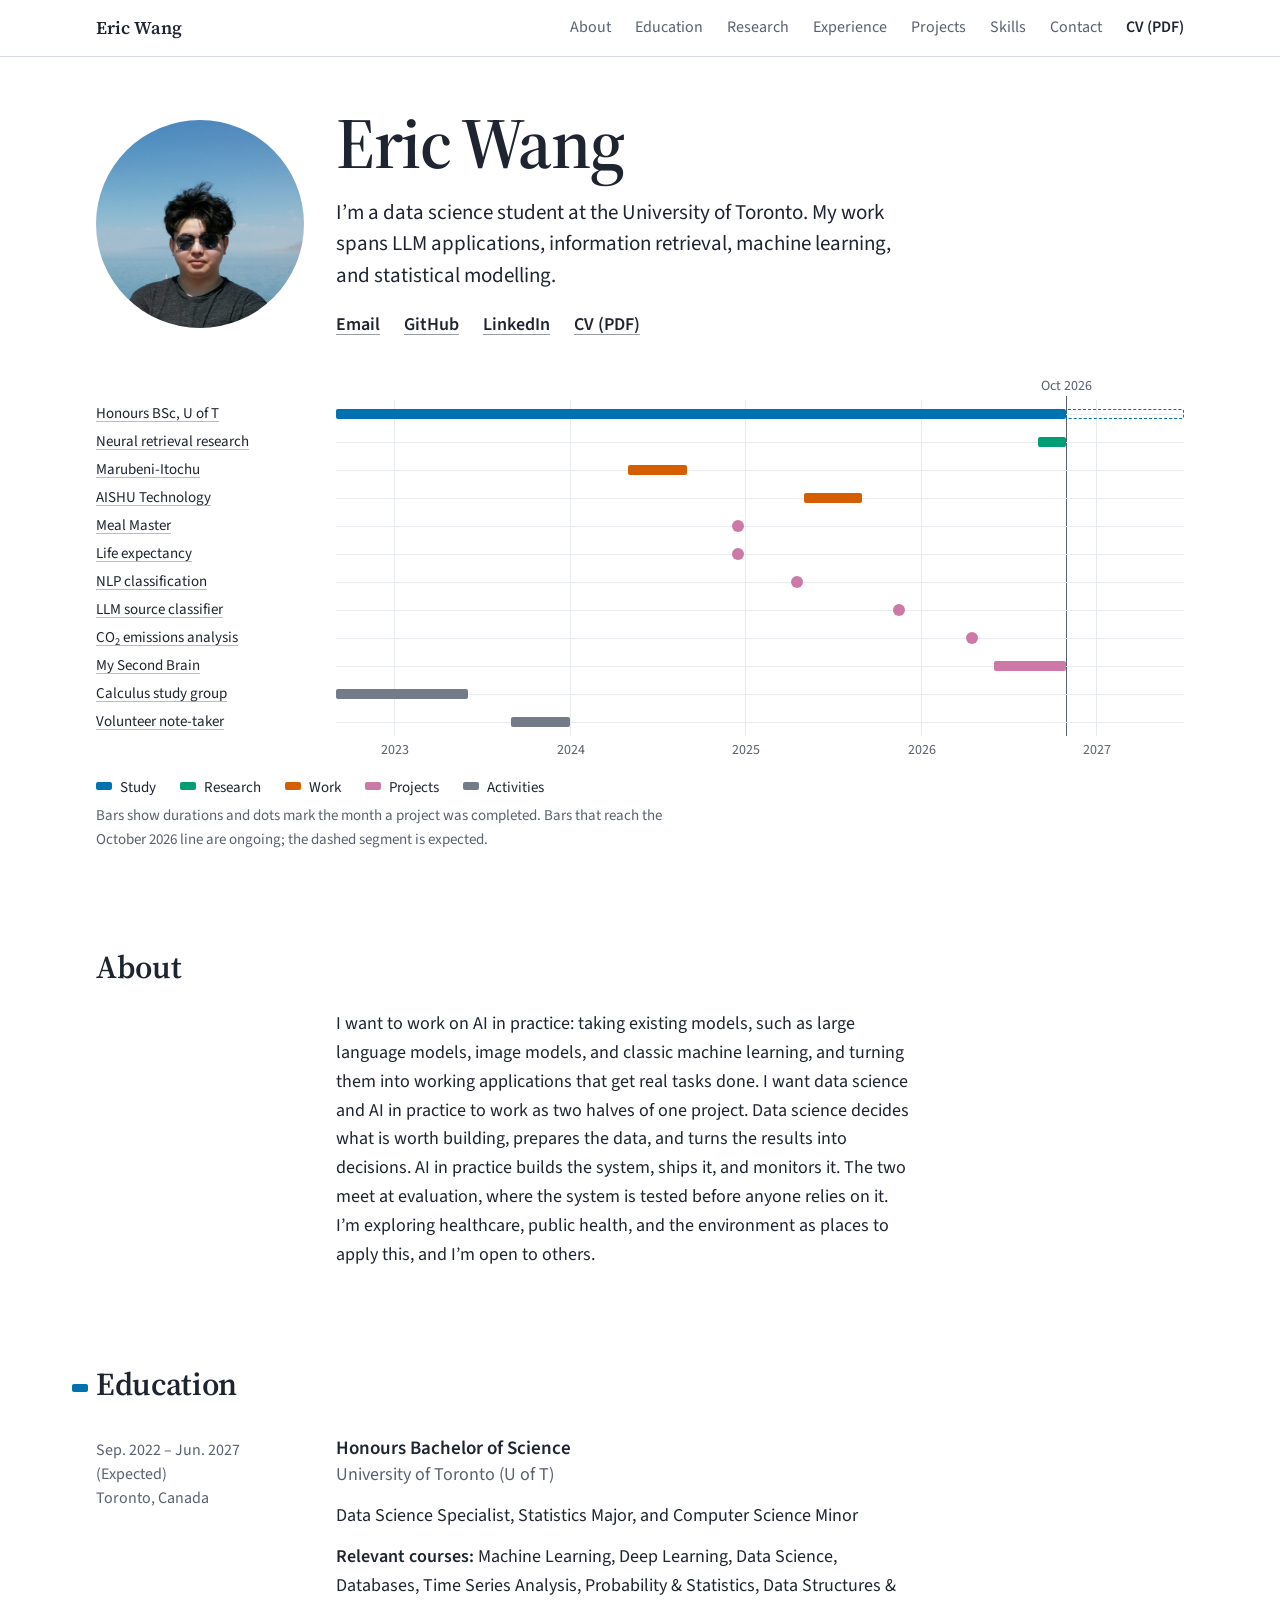
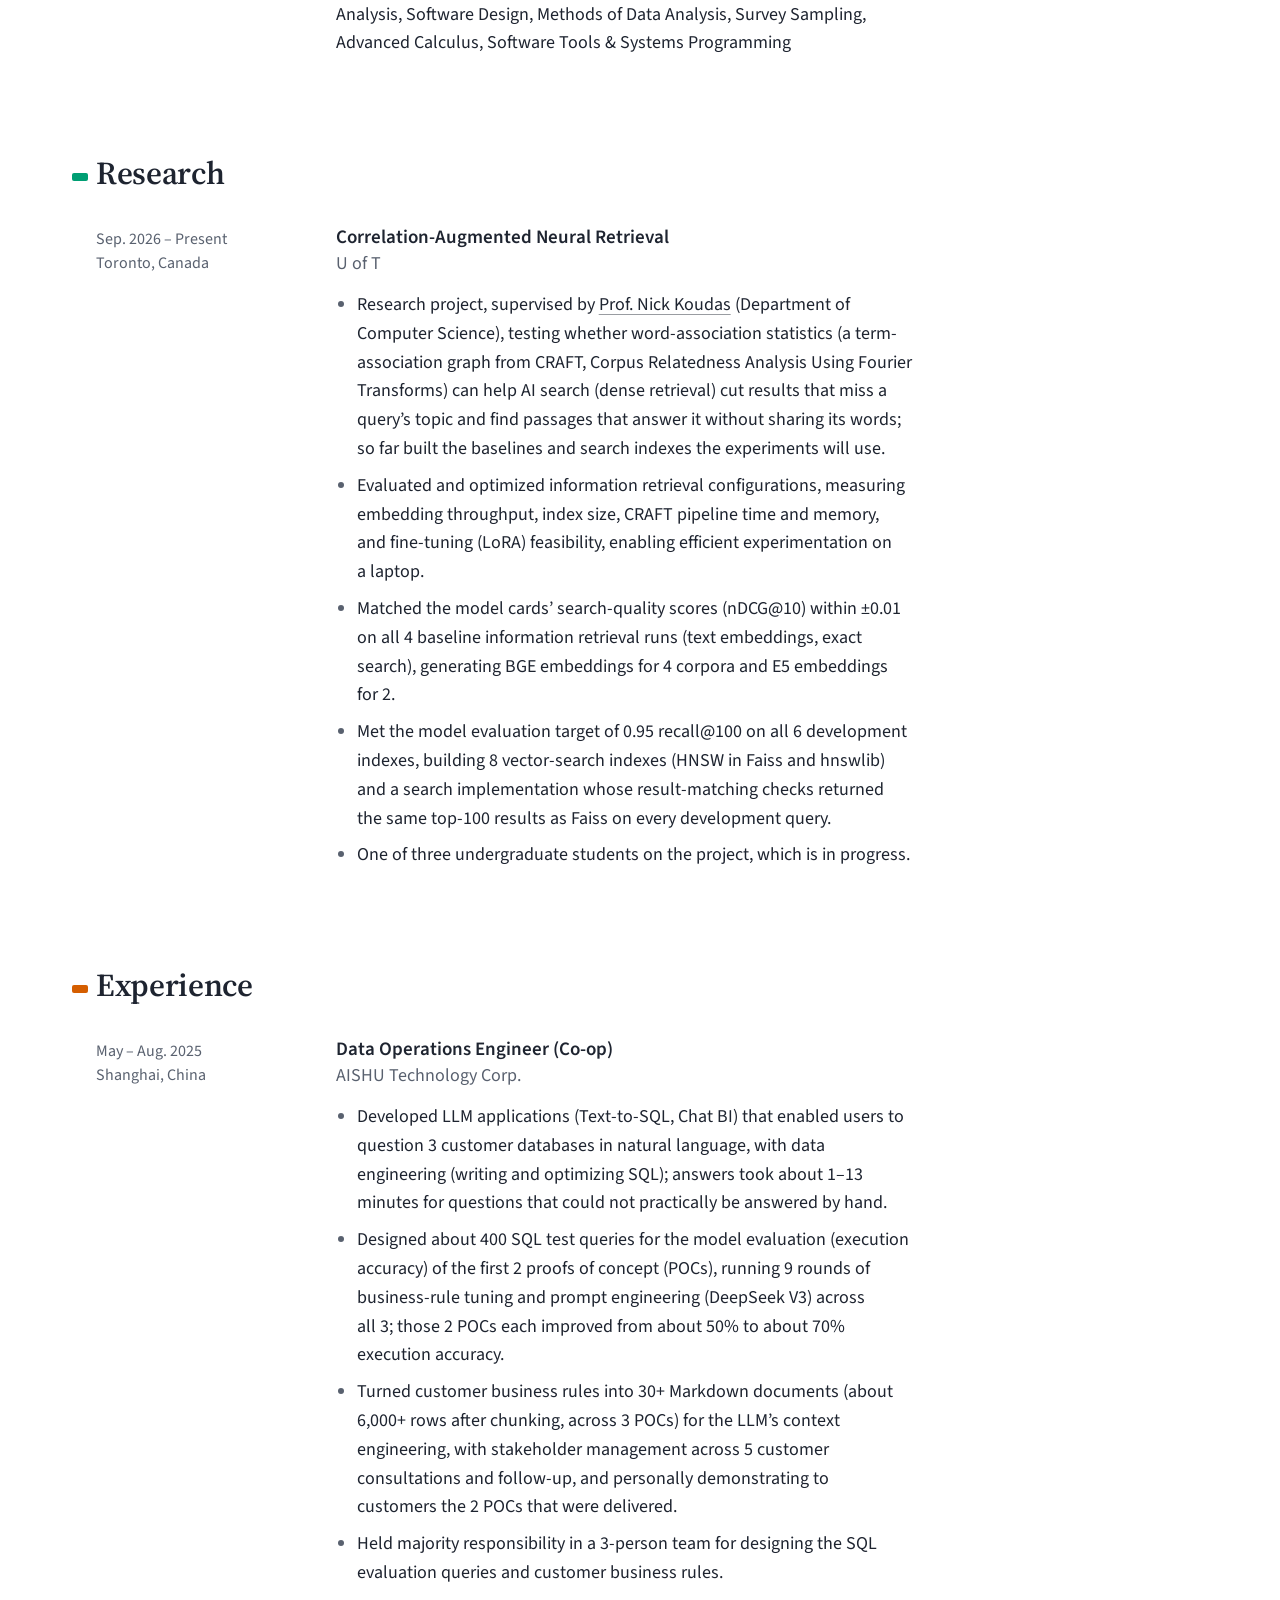
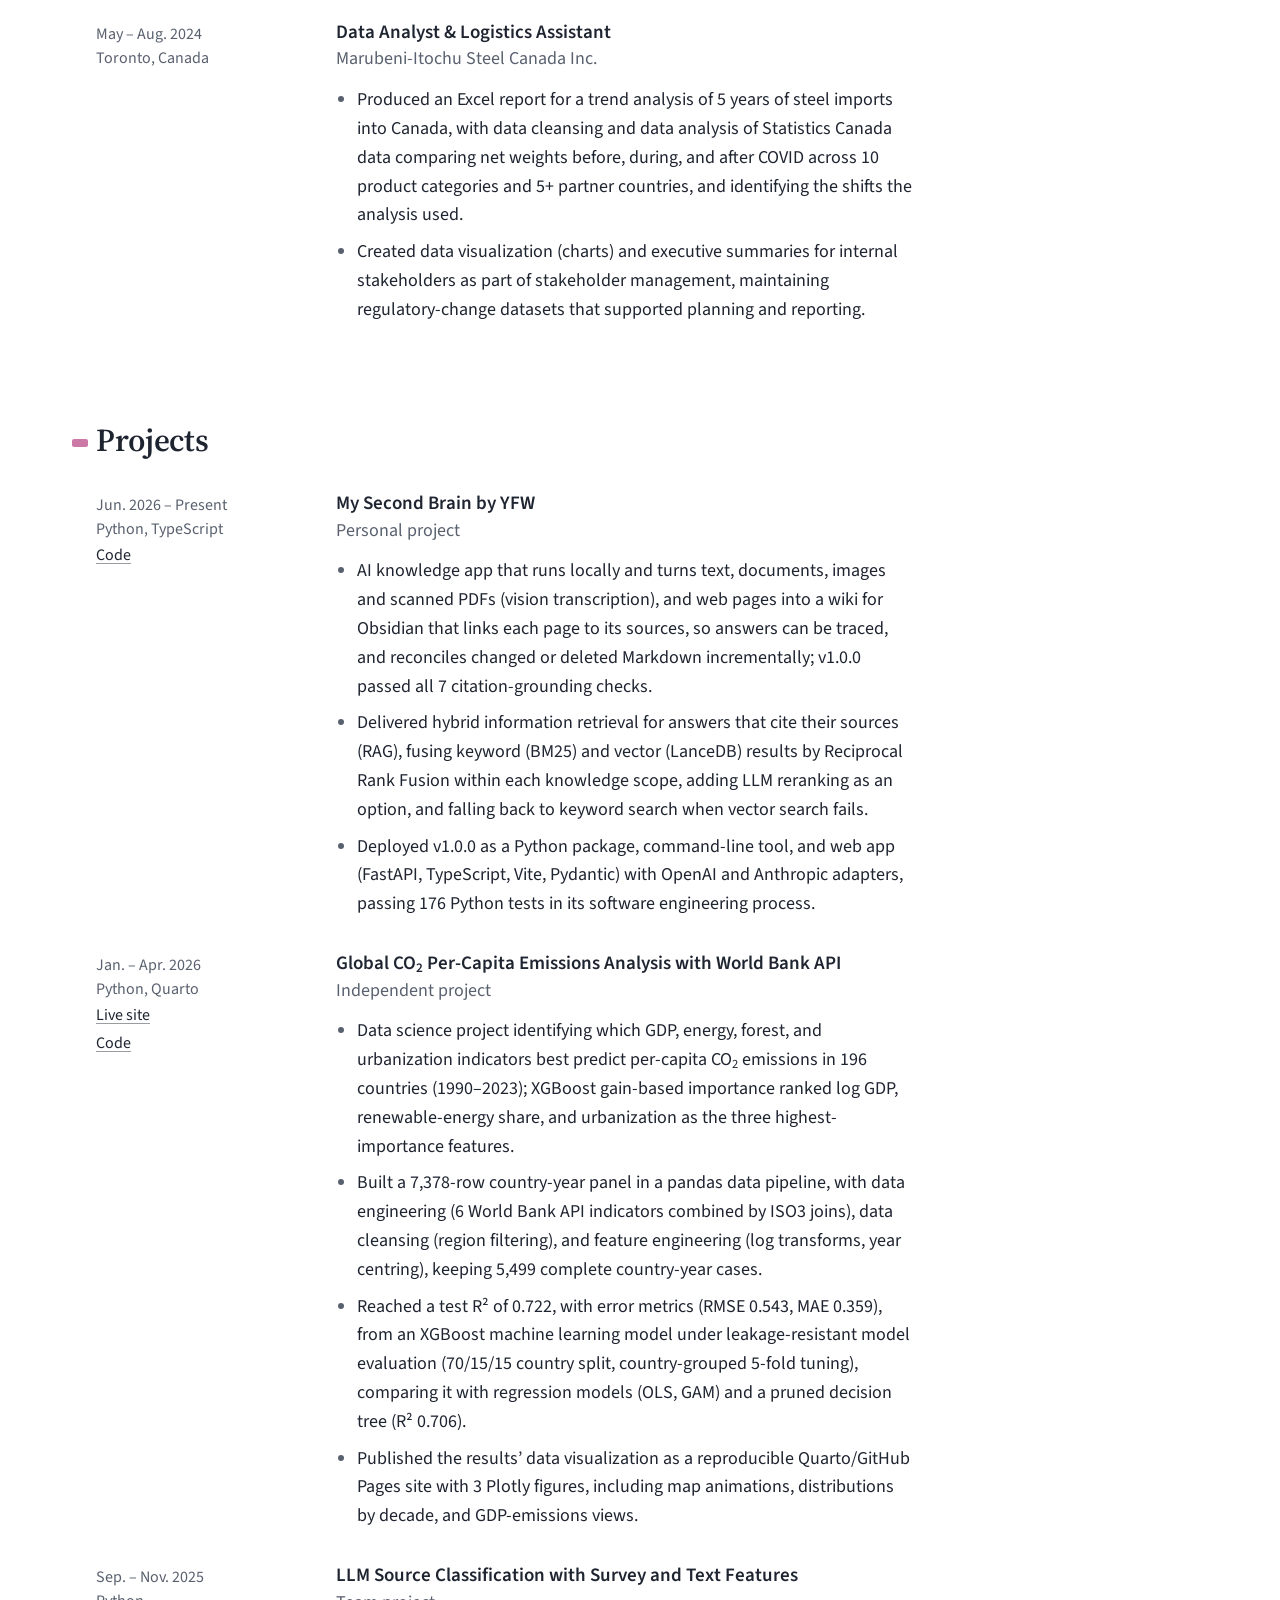
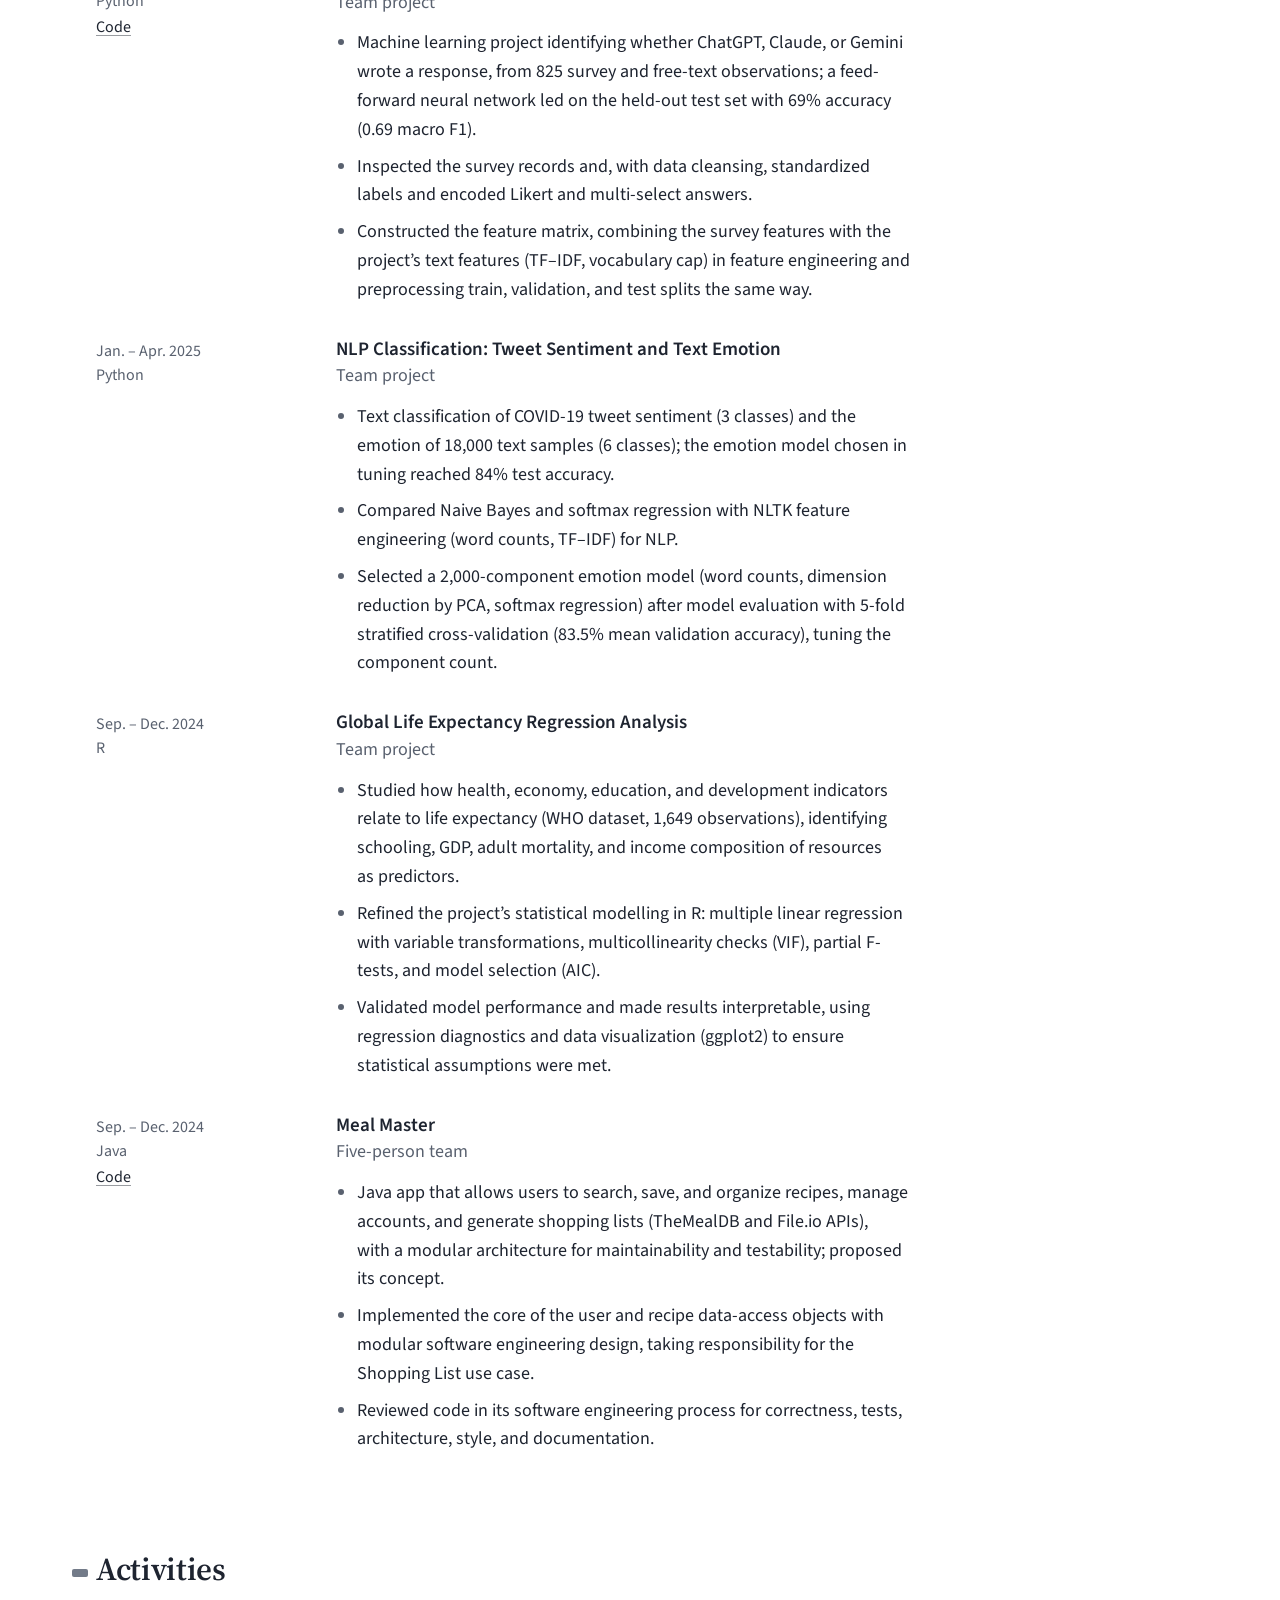
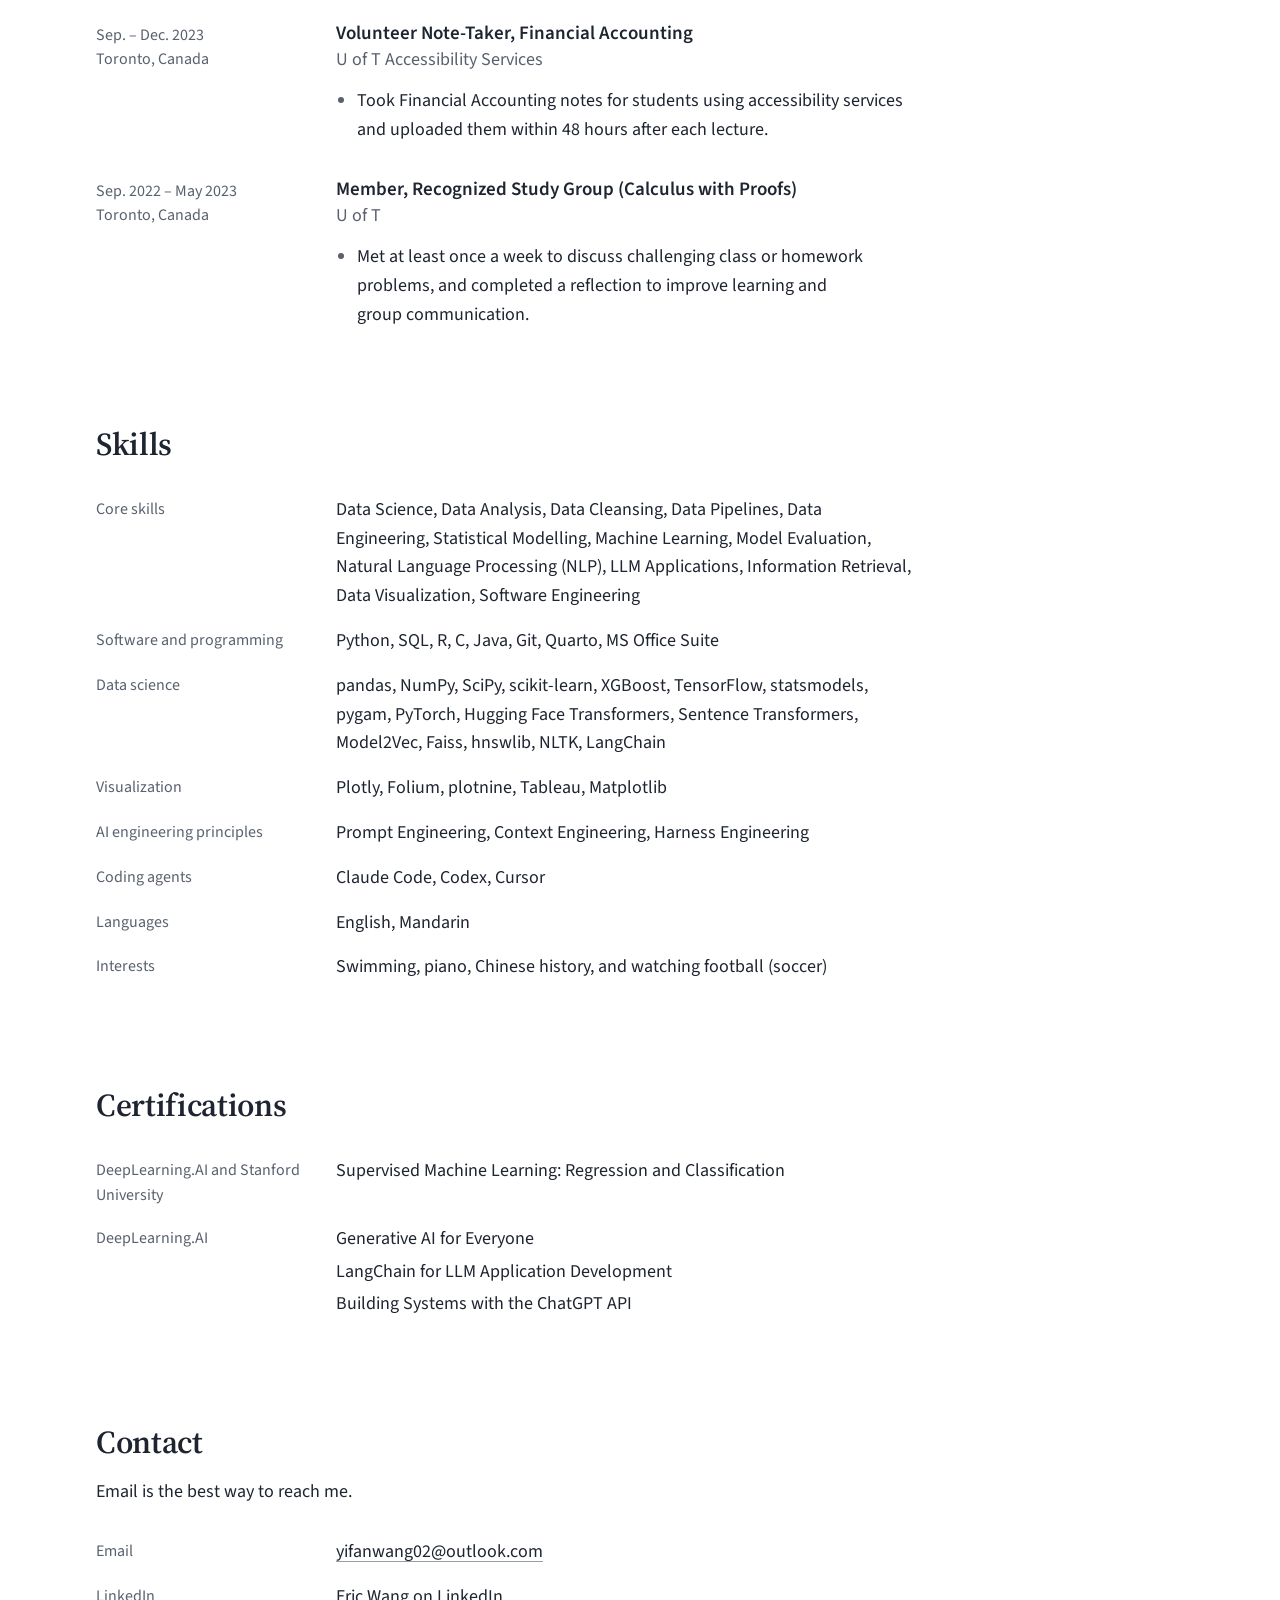
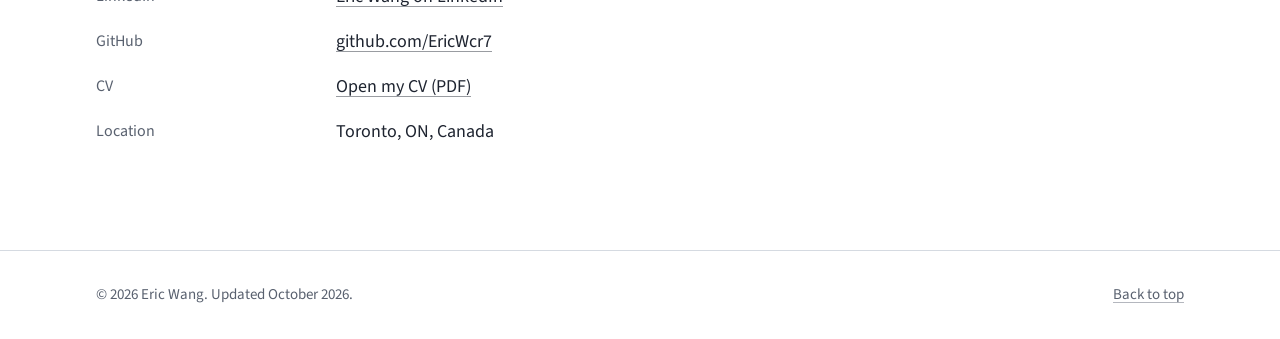
<file: index.html>
<!doctype html>
<html lang="en">
<head>
  <meta charset="utf-8">
  <meta name="viewport" content="width=device-width, initial-scale=1">
  <title>Eric Wang – data science student at the University of Toronto</title>
  <meta name="description" content="Eric Wang is a data science student at the University of Toronto working on LLM applications, information retrieval, machine learning, and statistical modelling.">
  <link rel="canonical" href="https://ericwcr7.github.io/">
  <meta name="color-scheme" content="light dark">
  <meta name="theme-color" content="#ffffff" media="(prefers-color-scheme: light)">
  <meta name="theme-color" content="#161a21" media="(prefers-color-scheme: dark)">

  <meta property="og:type" content="profile">
  <meta property="og:title" content="Eric Wang">
  <meta property="og:description" content="Data science student at the University of Toronto working on LLM applications, information retrieval, machine learning, and statistical modelling.">
  <meta property="og:url" content="https://ericwcr7.github.io/">
  <meta property="og:image" content="https://ericwcr7.github.io/assets/og-image.png">
  <meta property="og:image:width" content="1200">
  <meta property="og:image:height" content="630">
  <meta property="og:image:alt" content="Eric Wang, data science student at the University of Toronto, beside a timeline of study, work, research, and projects.">
  <meta name="twitter:card" content="summary_large_image">
  <meta name="twitter:image:alt" content="Eric Wang, data science student at the University of Toronto, beside a timeline of study, work, research, and projects.">

  <link rel="icon" href="assets/favicon.svg" type="image/svg+xml">
  <link rel="preconnect" href="https://fonts.googleapis.com">
  <link rel="preconnect" href="https://fonts.gstatic.com" crossorigin>
  <link rel="stylesheet" href="https://fonts.googleapis.com/css2?family=Source+Sans+3:wght@400;600&amp;family=Source+Serif+4:opsz,wght@8..60,600&amp;display=swap">
  <link rel="stylesheet" href="assets/site.css">
</head>
<body>
  <a class="skip-link" href="#main">Skip to content</a>

  <header class="site-header" id="top">
    <div class="wrap header-inner">
      <a class="site-name" href="#top">Eric Wang</a>
      <nav aria-label="Sections">
        <ul class="nav-list" role="list">
          <li><a href="#about">About</a></li>
          <li><a href="#education">Education</a></li>
          <li><a href="#research">Research</a></li>
          <li><a href="#experience">Experience</a></li>
          <li><a href="#projects">Projects</a></li>
          <li><a href="#skills">Skills</a></li>
          <li><a href="#contact">Contact</a></li>
          <li><a href="assets/Eric-Wang-CV.pdf">CV (PDF)</a></li>
        </ul>
      </nav>
    </div>
  </header>

  <main id="main" tabindex="-1">
    <div class="wrap">
      <section class="hero" aria-labelledby="name">
        <img class="portrait" src="assets/portrait.jpg" width="600" height="600" alt="Portrait of Eric Wang" fetchpriority="high" decoding="async">
        <div class="hero-text">
          <h1 id="name">Eric Wang</h1>
          <p class="lede">I’m a data science student at the University of Toronto. My work spans LLM applications, information retrieval, machine learning, and statistical modelling.</p>
          <ul class="hero-links" role="list">
            <li><a href="mailto:yifanwang02@outlook.com">Email</a></li>
            <li><a href="https://github.com/EricWcr7">GitHub</a></li>
            <li><a href="https://linkedin.com/in/yi-fan-wang-62a997292">LinkedIn</a></li>
            <li><a href="assets/Eric-Wang-CV.pdf">CV (PDF)</a></li>
          </ul>
        </div>
      </section>

      <figure class="timeline">
        <div class="tl-plot">
          <ul class="tl-rows" role="list">
            <li class="cat-study"><a href="#degree">
              <span class="tl-label">Honours BSc, U&nbsp;of&nbsp;T</span><span class="sr-only"> (September 2022 to June 2027, expected)</span>
              <span class="tl-track" aria-hidden="true"><span class="tl-bar" style="--start: 0; --end: var(--asof)"></span><span class="tl-bar is-expected" style="--start: var(--asof); --end: 58"></span></span>
            </a></li>
            <li class="cat-research"><a href="#retrieval-research">
              <span class="tl-label">Neural retrieval research</span><span class="sr-only"> (September 2026 to present)</span>
              <span class="tl-track" aria-hidden="true"><span class="tl-bar is-ongoing" style="--start: 48"></span></span>
            </a></li>
            <li class="cat-work"><a href="#marubeni">
              <span class="tl-label">Marubeni-Itochu</span><span class="sr-only"> (May to August 2024)</span>
              <span class="tl-track" aria-hidden="true"><span class="tl-bar" style="--start: 20; --end: 24"></span></span>
            </a></li>
            <li class="cat-work"><a href="#aishu">
              <span class="tl-label">AISHU Technology</span><span class="sr-only"> (May to August 2025)</span>
              <span class="tl-track" aria-hidden="true"><span class="tl-bar" style="--start: 32; --end: 36"></span></span>
            </a></li>
            <li class="cat-projects"><a href="#meal-master">
              <span class="tl-label">Meal Master</span><span class="sr-only"> (completed December 2024)</span>
              <span class="tl-track" aria-hidden="true"><span class="tl-dot" style="--at: 27.5"></span></span>
            </a></li>
            <li class="cat-projects"><a href="#life-expectancy">
              <span class="tl-label">Life expectancy</span><span class="sr-only"> (completed December 2024)</span>
              <span class="tl-track" aria-hidden="true"><span class="tl-dot" style="--at: 27.5"></span></span>
            </a></li>
            <li class="cat-projects"><a href="#nlp">
              <span class="tl-label">NLP classification</span><span class="sr-only"> (completed April 2025)</span>
              <span class="tl-track" aria-hidden="true"><span class="tl-dot" style="--at: 31.5"></span></span>
            </a></li>
            <li class="cat-projects"><a href="#llm-source">
              <span class="tl-label">LLM source classifier</span><span class="sr-only"> (completed November 2025)</span>
              <span class="tl-track" aria-hidden="true"><span class="tl-dot" style="--at: 38.5"></span></span>
            </a></li>
            <li class="cat-projects"><a href="#co2">
              <span class="tl-label">CO<sub>2</sub> emissions analysis</span><span class="sr-only"> (completed April 2026)</span>
              <span class="tl-track" aria-hidden="true"><span class="tl-dot" style="--at: 43.5"></span></span>
            </a></li>
            <li class="cat-projects"><a href="#second-brain">
              <span class="tl-label">My Second Brain</span><span class="sr-only"> (June 2026 to present)</span>
              <span class="tl-track" aria-hidden="true"><span class="tl-bar is-ongoing" style="--start: 45"></span></span>
            </a></li>
            <li class="cat-activities"><a href="#study-group">
              <span class="tl-label">Calculus study group</span><span class="sr-only"> (September 2022 to May 2023)</span>
              <span class="tl-track" aria-hidden="true"><span class="tl-bar" style="--start: 0; --end: 9"></span></span>
            </a></li>
            <li class="cat-activities"><a href="#note-taker">
              <span class="tl-label">Volunteer <span class="nowrap">note-taker</span></span><span class="sr-only"> (September to December 2023)</span>
              <span class="tl-track" aria-hidden="true"><span class="tl-bar" style="--start: 12; --end: 16"></span></span>
            </a></li>
          </ul>
          <div class="tl-axis" aria-hidden="true">
            <span class="tl-year" style="--at: 4"><span>2023</span></span>
            <span class="tl-year" style="--at: 16"><span>2024</span></span>
            <span class="tl-year" style="--at: 28"><span>2025</span></span>
            <span class="tl-year" style="--at: 40"><span>2026</span></span>
            <span class="tl-year" style="--at: 52"><span>2027</span></span>
            <span class="tl-asof"><span>Oct 2026</span></span>
          </div>
        </div>
        <figcaption>
          <ul class="legend" role="list">
            <li class="cat-study">Study</li>
            <li class="cat-research">Research</li>
            <li class="cat-work">Work</li>
            <li class="cat-projects">Projects</li>
            <li class="cat-activities">Activities</li>
          </ul>
          <p>Bars show durations and dots mark the month a project was completed. Bars that reach the October 2026 line are ongoing; the dashed segment is expected.</p>
        </figcaption>
      </figure>

      <section class="section" id="about" aria-labelledby="about-title">
        <h2 class="section-title" id="about-title">About</h2>
        <p class="about">I want to work on AI in practice: taking existing models, such as large language models, image models, and classic machine learning, and turning them into working applications that get real tasks done. I want data science and AI in practice to work as two halves of one project. Data science decides what is worth building, prepares the data, and turns the results into decisions. AI in practice builds the system, ships it, and monitors it. The two meet at evaluation, where the system is tested before anyone relies on it. I’m exploring healthcare, public health, and the environment as places to apply this, and I’m open to others.</p>
      </section>

      <section class="section cat-study" id="education" aria-labelledby="education-title">
        <h2 class="section-title" id="education-title">Education</h2>
        <article class="entry" id="degree">
          <header class="entry-head">
            <h3>Honours Bachelor of Science</h3>
            <p class="entry-org">University of Toronto (U&nbsp;of&nbsp;T)</p>
          </header>
          <div class="entry-meta">
            <p><time datetime="2022-09">Sep. 2022</time> – <time datetime="2027-06">Jun. 2027</time> (Expected)</p>
            <p>Toronto, Canada</p>
          </div>
          <div class="entry-body">
            <p>Data Science Specialist, Statistics Major, and Computer Science Minor</p>
            <p class="courses"><strong>Relevant courses:</strong> Machine Learning, Deep Learning, Data Science, Databases, Time Series Analysis, Probability &amp; Statistics, Data Structures &amp; Analysis, Software Design, Methods of Data Analysis, Survey Sampling, Advanced Calculus, Software Tools &amp; Systems Programming</p>
          </div>
        </article>
      </section>

      <section class="section cat-research" id="research" aria-labelledby="research-title">
        <h2 class="section-title" id="research-title">Research</h2>
        <article class="entry" id="retrieval-research">
          <header class="entry-head">
            <h3>Correlation-Augmented Neural Retrieval</h3>
            <p class="entry-org">U&nbsp;of&nbsp;T</p>
          </header>
          <div class="entry-meta">
            <p><time datetime="2026-09">Sep. 2026</time> – Present</p>
            <p>Toronto, Canada</p>
          </div>
          <div class="entry-body">
            <ul class="points">
              <li>Research project, supervised by <a href="https://www.cs.toronto.edu/~koudas/">Prof. Nick Koudas</a> (Department of Computer Science), testing whether word-association statistics (a term-association graph from CRAFT, Corpus Relatedness Analysis Using Fourier Transforms) can help AI search (dense retrieval) cut results that miss a query’s topic and find passages that answer it without sharing its words; so far built the baselines and search indexes the experiments will use.</li>
              <li>Evaluated and optimized information retrieval configurations, measuring embedding throughput, index size, CRAFT pipeline time and memory, and fine-tuning (LoRA) feasibility, enabling efficient experimentation on a laptop.</li>
              <li>Matched the model cards’ search-quality scores (nDCG@10) within ±0.01 on all 4 baseline information retrieval runs (text embeddings, exact search), generating BGE embeddings for 4 corpora and E5 embeddings for 2.</li>
              <li>Met the model evaluation target of 0.95 recall@100 on all 6 development indexes, building 8 vector-search indexes (HNSW in Faiss and hnswlib) and a search implementation whose result-matching checks returned the same top-100 results as Faiss on every development query.</li>
              <li>One of three undergraduate students on the project, which is in progress.</li>
            </ul>
          </div>
        </article>
      </section>

      <section class="section cat-work" id="experience" aria-labelledby="experience-title">
        <h2 class="section-title" id="experience-title">Experience</h2>
        <article class="entry" id="aishu">
          <header class="entry-head">
            <h3>Data Operations Engineer (Co-op)</h3>
            <p class="entry-org">AISHU Technology Corp.</p>
          </header>
          <div class="entry-meta">
            <p><time datetime="2025-05">May</time> – <time datetime="2025-08">Aug. 2025</time></p>
            <p>Shanghai, China</p>
          </div>
          <div class="entry-body">
            <ul class="points">
              <li>Developed LLM applications (Text-to-SQL, Chat BI) that enabled users to question 3 customer databases in natural language, with data engineering (writing and optimizing SQL); answers took about 1–13 minutes for questions that could not practically be answered by hand.</li>
              <li>Designed about 400 SQL test queries for the model evaluation (execution accuracy) of the first 2 proofs of concept (POCs), running 9 rounds of business-rule tuning and prompt engineering (DeepSeek V3) across all 3; those 2 POCs each improved from about 50% to about 70% execution accuracy.</li>
              <li>Turned customer business rules into 30+ Markdown documents (about 6,000+ rows after chunking, across 3 POCs) for the LLM’s context engineering, with stakeholder management across 5 customer consultations and follow-up, and personally demonstrating to customers the 2 POCs that were delivered.</li>
              <li>Held majority responsibility in a <span class="nowrap">3-person</span> team for designing the SQL evaluation queries and customer business rules.</li>
            </ul>
          </div>
        </article>
        <article class="entry" id="marubeni">
          <header class="entry-head">
            <h3>Data Analyst &amp; Logistics Assistant</h3>
            <p class="entry-org">Marubeni-Itochu Steel Canada Inc.</p>
          </header>
          <div class="entry-meta">
            <p><time datetime="2024-05">May</time> – <time datetime="2024-08">Aug. 2024</time></p>
            <p>Toronto, Canada</p>
          </div>
          <div class="entry-body">
            <ul class="points">
              <li>Produced an Excel report for a trend analysis of 5 years of steel imports into Canada, with data cleansing and data analysis of Statistics Canada data comparing net weights before, during, and after COVID across 10 product categories and 5+ partner countries, and identifying the shifts the analysis used.</li>
              <li>Created data visualization (charts) and executive summaries for internal stakeholders as part of stakeholder management, maintaining regulatory-change datasets that supported planning and reporting.</li>
            </ul>
          </div>
        </article>
      </section>

      <section class="section cat-projects" id="projects" aria-labelledby="projects-title">
        <h2 class="section-title" id="projects-title">Projects</h2>
        <article class="entry" id="second-brain">
          <header class="entry-head">
            <h3>My Second Brain by YFW</h3>
            <p class="entry-org">Personal project</p>
          </header>
          <div class="entry-meta">
            <p><time datetime="2026-06">Jun. 2026</time> – Present</p>
            <p>Python, TypeScript</p>
            <p><a class="rail-link" href="https://github.com/EricWcr7/My-Second-Brain-by-YFW">Code<span class="sr-only"> for My Second Brain</span></a></p>
          </div>
          <div class="entry-body">
            <ul class="points">
              <li>AI knowledge app that runs locally and turns text, documents, images and scanned PDFs (vision transcription), and web pages into a wiki for Obsidian that links each page to its sources, so answers can be traced, and reconciles changed or deleted Markdown incrementally; v1.0.0 passed all 7 citation-grounding checks.</li>
              <li>Delivered hybrid information retrieval for answers that cite their sources (RAG), fusing keyword (BM25) and vector (LanceDB) results by Reciprocal Rank Fusion within each knowledge scope, adding LLM reranking as an option, and falling back to keyword search when vector search fails.</li>
              <li>Deployed v1.0.0 as a Python package, command-line tool, and web app (FastAPI, TypeScript, Vite, Pydantic) with OpenAI and Anthropic adapters, passing 176 Python tests in its software engineering process.</li>
            </ul>
          </div>
        </article>
        <article class="entry" id="co2">
          <header class="entry-head">
            <h3>Global CO<sub>2</sub> Per-Capita Emissions Analysis with World Bank API</h3>
            <p class="entry-org">Independent project</p>
          </header>
          <div class="entry-meta">
            <p><time datetime="2026-01">Jan.</time> – <time datetime="2026-04">Apr. 2026</time></p>
            <p>Python, Quarto</p>
            <p><a class="rail-link" href="https://ericwcr7.github.io/JSC370-2026S-Final-Project/">Live site<span class="sr-only"> for the CO2 emissions analysis</span></a></p>
            <p><a class="rail-link" href="https://github.com/EricWcr7/JSC370-2026S-Final-Project">Code<span class="sr-only"> for the CO2 emissions analysis</span></a></p>
          </div>
          <div class="entry-body">
            <ul class="points">
              <li>Data science project identifying which GDP, energy, forest, and urbanization indicators best predict per-capita CO<sub>2</sub> emissions in 196 countries (1990–2023); XGBoost gain-based importance ranked log GDP, renewable-energy share, and urbanization as the three highest-importance features.</li>
              <li>Built a <span class="nowrap">7,378-row</span> country-year panel in a pandas data pipeline, with data engineering (6 World Bank API indicators combined by ISO3 joins), data cleansing (region filtering), and feature engineering (log transforms, year centring), keeping 5,499 complete country-year cases.</li>
              <li>Reached a test R² of 0.722, with error metrics (RMSE 0.543, MAE 0.359), from an XGBoost machine learning model under leakage-resistant model evaluation (70/15/15 country split, country-grouped <span class="nowrap">5-fold</span> tuning), comparing it with regression models (OLS, GAM) and a pruned decision tree (R² 0.706).</li>
              <li>Published the results’ data visualization as a reproducible Quarto/GitHub Pages site with 3 Plotly figures, including map animations, distributions by decade, and GDP-emissions views.</li>
            </ul>
          </div>
        </article>
        <article class="entry" id="llm-source">
          <header class="entry-head">
            <h3>LLM Source Classification with Survey and Text Features</h3>
            <p class="entry-org">Team project</p>
          </header>
          <div class="entry-meta">
            <p><time datetime="2025-09">Sep.</time> – <time datetime="2025-11">Nov. 2025</time></p>
            <p>Python</p>
            <p><a class="rail-link" href="https://github.com/EricWcr7/CSC311H1-202509-Group-Project">Code<span class="sr-only"> for LLM Source Classification</span></a></p>
          </div>
          <div class="entry-body">
            <ul class="points">
              <li>Machine learning project identifying whether ChatGPT, Claude, or Gemini wrote a response, from 825 survey and free-text observations; a feed-forward neural network led on the held-out test set with 69% accuracy (0.69 macro F1).</li>
              <li>Inspected the survey records and, with data cleansing, standardized labels and encoded Likert and multi-select answers.</li>
              <li>Constructed the feature matrix, combining the survey features with the project’s text features (TF–IDF, vocabulary cap) in feature engineering and preprocessing train, validation, and test splits the same way.</li>
            </ul>
          </div>
        </article>
        <article class="entry" id="nlp">
          <header class="entry-head">
            <h3>NLP Classification: Tweet Sentiment and Text Emotion</h3>
            <p class="entry-org">Team project</p>
          </header>
          <div class="entry-meta">
            <p><time datetime="2025-01">Jan.</time> – <time datetime="2025-04">Apr. 2025</time></p>
            <p>Python</p>
          </div>
          <div class="entry-body">
            <ul class="points">
              <li>Text classification of COVID-19 tweet sentiment (3 classes) and the emotion of 18,000 text samples (6 classes); the emotion model chosen in tuning reached 84% test accuracy.</li>
              <li>Compared Naive Bayes and softmax regression with NLTK feature engineering (word counts, TF–IDF) for NLP.</li>
              <li>Selected a <span class="nowrap">2,000-component</span> emotion model (word counts, dimension reduction by PCA, softmax regression) after model evaluation with <span class="nowrap">5-fold</span> stratified cross-validation (83.5% mean validation accuracy), tuning the component count.</li>
            </ul>
          </div>
        </article>
        <article class="entry" id="life-expectancy">
          <header class="entry-head">
            <h3>Global Life Expectancy Regression Analysis</h3>
            <p class="entry-org">Team project</p>
          </header>
          <div class="entry-meta">
            <p><time datetime="2024-09">Sep.</time> – <time datetime="2024-12">Dec. 2024</time></p>
            <p>R</p>
          </div>
          <div class="entry-body">
            <ul class="points">
              <li>Studied how health, economy, education, and development indicators relate to life expectancy (WHO dataset, 1,649 observations), identifying schooling, GDP, adult mortality, and income composition of resources as predictors.</li>
              <li>Refined the project’s statistical modelling in R: multiple linear regression with variable transformations, multicollinearity checks (VIF), partial F-tests, and model selection (AIC).</li>
              <li>Validated model performance and made results interpretable, using regression diagnostics and data visualization (ggplot2) to ensure statistical assumptions were met.</li>
            </ul>
          </div>
        </article>
        <article class="entry" id="meal-master">
          <header class="entry-head">
            <h3>Meal Master</h3>
            <p class="entry-org">Five-person team</p>
          </header>
          <div class="entry-meta">
            <p><time datetime="2024-09">Sep.</time> – <time datetime="2024-12">Dec. 2024</time></p>
            <p>Java</p>
            <p><a class="rail-link" href="https://github.com/EricWcr7/CSC207-Project">Code<span class="sr-only"> for Meal Master</span></a></p>
          </div>
          <div class="entry-body">
            <ul class="points">
              <li>Java app that allows users to search, save, and organize recipes, manage accounts, and generate shopping lists (TheMealDB and File.io APIs), with a modular architecture for maintainability and testability; proposed its concept.</li>
              <li>Implemented the core of the user and recipe data-access objects with modular software engineering design, taking responsibility for the Shopping List use case.</li>
              <li>Reviewed code in its software engineering process for correctness, tests, architecture, style, and documentation.</li>
            </ul>
          </div>
        </article>
      </section>

      <section class="section cat-activities" id="activities" aria-labelledby="activities-title">
        <h2 class="section-title" id="activities-title">Activities</h2>
        <article class="entry" id="note-taker">
          <header class="entry-head">
            <h3>Volunteer Note-Taker, Financial Accounting</h3>
            <p class="entry-org">U&nbsp;of&nbsp;T Accessibility Services</p>
          </header>
          <div class="entry-meta">
            <p><time datetime="2023-09">Sep.</time> – <time datetime="2023-12">Dec. 2023</time></p>
            <p>Toronto, Canada</p>
          </div>
          <div class="entry-body">
            <ul class="points">
              <li>Took Financial Accounting notes for students using accessibility services and uploaded them within 48 hours after each lecture.</li>
            </ul>
          </div>
        </article>
        <article class="entry" id="study-group">
          <header class="entry-head">
            <h3>Member, Recognized Study Group (Calculus with Proofs)</h3>
            <p class="entry-org">U&nbsp;of&nbsp;T</p>
          </header>
          <div class="entry-meta">
            <p><time datetime="2022-09">Sep. 2022</time> – <time datetime="2023-05">May 2023</time></p>
            <p>Toronto, Canada</p>
          </div>
          <div class="entry-body">
            <ul class="points">
              <li>Met at least once a week to discuss challenging class or homework problems, and completed a reflection to improve learning and group communication.</li>
            </ul>
          </div>
        </article>
      </section>

      <section class="section" id="skills" aria-labelledby="skills-title">
        <h2 class="section-title" id="skills-title">Skills</h2>
        <dl class="pairs">
          <div><dt>Core skills</dt><dd>Data Science, Data Analysis, Data Cleansing, Data Pipelines, Data Engineering, Statistical Modelling, Machine Learning, Model Evaluation, Natural Language Processing (NLP), LLM Applications, Information Retrieval, Data Visualization, Software Engineering</dd></div>
          <div><dt>Software and programming</dt><dd>Python, SQL, R, C, Java, Git, Quarto, MS Office Suite</dd></div>
          <div><dt>Data science</dt><dd>pandas, NumPy, SciPy, scikit-learn, XGBoost, TensorFlow, statsmodels, pygam, PyTorch, Hugging Face Transformers, Sentence Transformers, Model2Vec, Faiss, hnswlib, NLTK, LangChain</dd></div>
          <div><dt>Visualization</dt><dd>Plotly, Folium, plotnine, Tableau, Matplotlib</dd></div>
          <div><dt>AI engineering principles</dt><dd>Prompt Engineering, Context Engineering, Harness Engineering</dd></div>
          <div><dt>Coding agents</dt><dd>Claude Code, Codex, Cursor</dd></div>
          <div><dt>Languages</dt><dd>English, Mandarin</dd></div>
          <div><dt>Interests</dt><dd>Swimming, piano, Chinese history, and watching football (soccer)</dd></div>
        </dl>
      </section>

      <section class="section" id="certifications" aria-labelledby="certifications-title">
        <h2 class="section-title" id="certifications-title">Certifications</h2>
        <dl class="pairs">
          <div><dt>DeepLearning.AI and Stanford University</dt><dd>Supervised Machine Learning: Regression and Classification</dd></div>
          <div><dt>DeepLearning.AI</dt><dd>Generative AI for Everyone</dd><dd>LangChain for LLM Application Development</dd><dd>Building Systems with the ChatGPT API</dd></div>
        </dl>
      </section>

      <section class="section" id="contact" aria-labelledby="contact-title">
        <h2 class="section-title" id="contact-title">Contact</h2>
        <p class="contact-lede">Email is the best way to reach me.</p>
        <dl class="pairs">
          <div><dt>Email</dt><dd><a href="mailto:yifanwang02@outlook.com">yifanwang02@outlook.com</a></dd></div>
          <div><dt>LinkedIn</dt><dd><a href="https://linkedin.com/in/yi-fan-wang-62a997292">Eric Wang on LinkedIn</a></dd></div>
          <div><dt>GitHub</dt><dd><a href="https://github.com/EricWcr7">github.com/EricWcr7</a></dd></div>
          <div><dt>CV</dt><dd><a href="assets/Eric-Wang-CV.pdf">Open my CV (PDF)</a></dd></div>
          <div><dt>Location</dt><dd>Toronto, ON, Canada</dd></div>
        </dl>
      </section>
    </div>
  </main>

  <footer class="site-footer">
    <div class="wrap footer-inner">
      <p>© 2026 Eric Wang. Updated October 2026.</p>
      <p><a href="#top">Back to top</a></p>
    </div>
  </footer>
</body>
</html>
</file>
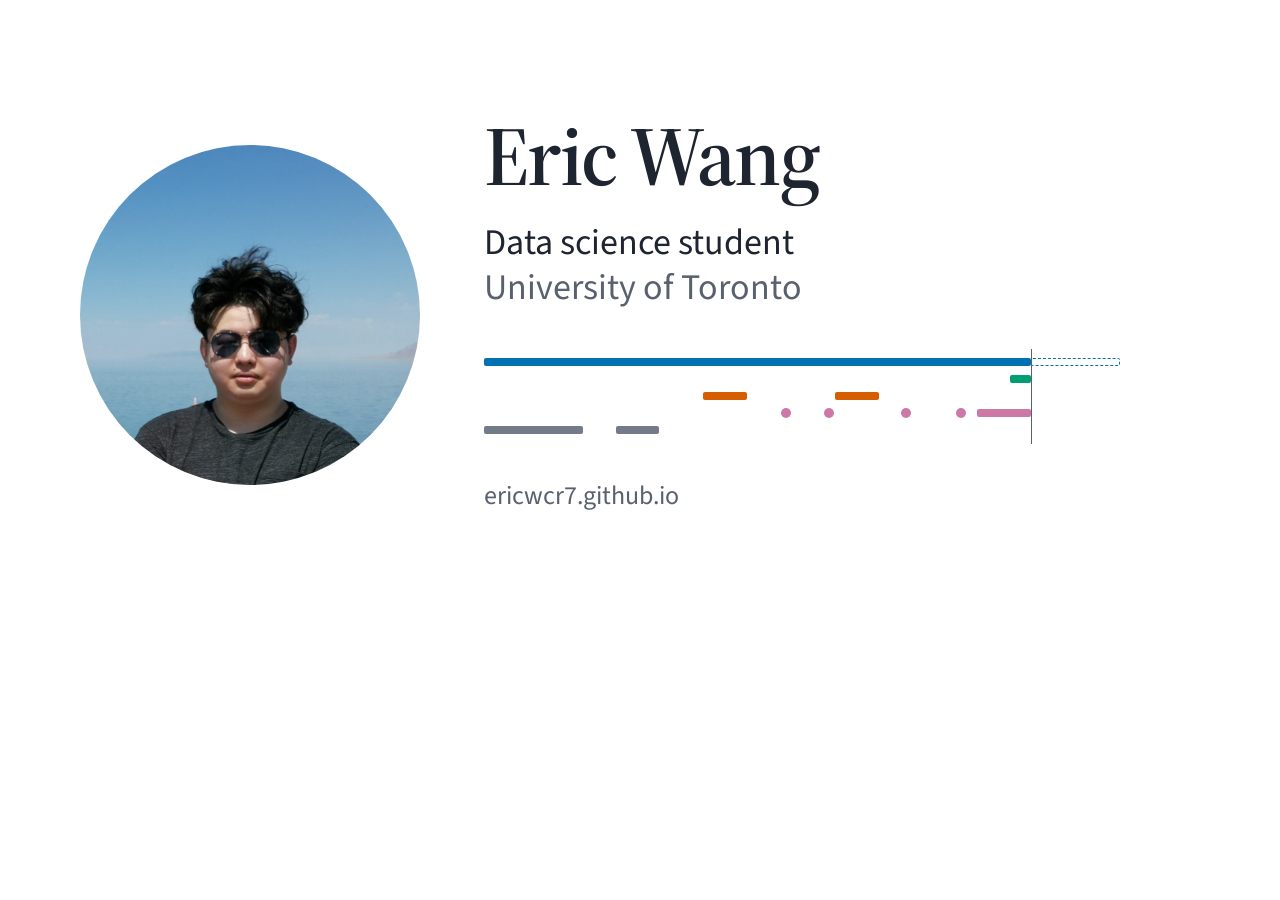
<file: scripts/og-card.html>
<!doctype html>
<html lang="en">
<head>
  <meta charset="utf-8">
  <meta name="robots" content="noindex">
  <link rel="canonical" href="https://ericwcr7.github.io/">
  <title>Share image source</title>
  <!-- Source for assets/og-image.png. Capture at a 1200x630 viewport, device scale 1, light theme (see README). -->
  <link rel="stylesheet" href="https://fonts.googleapis.com/css2?family=Source+Sans+3:wght@400;600&amp;family=Source+Serif+4:opsz,wght@8..60,600&amp;display=swap">
  <link rel="stylesheet" href="../assets/site.css">
  <style>
    :root {
      color-scheme: light;
    }

    html,
    body {
      width: 1200px;
      height: 630px;
      overflow: hidden;
      background: var(--paper);
    }

    .card {
      display: grid;
      grid-template-columns: 340px minmax(0, 1fr);
      column-gap: 64px;
      align-items: center;
      height: 100%;
      padding: 0 80px;
    }

    .card .portrait {
      width: 340px;
    }

    .card h1 {
      font-family: var(--serif);
      font-size: 84px;
      font-weight: 600;
      line-height: 1;
      letter-spacing: -0.02em;
      white-space: nowrap;
    }

    .card .role {
      margin-top: 22px;
      font-size: 36px;
      line-height: 1.25;
    }

    .card .role span {
      display: block;
      color: var(--muted);
    }

    /* The site's timeline, condensed to one row per category. */
    .strip {
      position: relative;
      margin-top: 44px;
    }

    .strip .row {
      height: 17px;
    }

    .strip .tl-track {
      display: block;
      height: 100%;
    }

    .strip .tl-track::before {
      display: none;
    }

    .strip .tl-bar {
      height: 8px;
    }

    .strip .tl-dot {
      width: 10px;
      height: 10px;
    }

    .strip-asof {
      position: absolute;
      top: -5px;
      bottom: -5px;
      left: calc(var(--asof) / var(--span) * 100%);
      border-left: 1.5px solid var(--muted);
    }

    .card .url {
      margin-top: 36px;
      color: var(--muted);
      font-size: 26px;
    }
  </style>
</head>
<body>
  <main class="card">
    <img class="portrait" src="../assets/portrait.jpg" width="600" height="600" alt="">
    <div>
      <h1>Eric Wang</h1>
      <p class="role">Data science student<span>University of Toronto</span></p>
      <div class="strip" aria-hidden="true">
        <div class="row cat-study"><span class="tl-track"><span class="tl-bar" style="--start: 0; --end: var(--asof)"></span><span class="tl-bar is-expected" style="--start: var(--asof); --end: 58"></span></span></div>
        <div class="row cat-research"><span class="tl-track"><span class="tl-bar is-ongoing" style="--start: 48"></span></span></div>
        <div class="row cat-work"><span class="tl-track"><span class="tl-bar" style="--start: 20; --end: 24"></span><span class="tl-bar" style="--start: 32; --end: 36"></span></span></div>
        <div class="row cat-projects"><span class="tl-track"><span class="tl-dot" style="--at: 27.5"></span><span class="tl-dot" style="--at: 31.5"></span><span class="tl-dot" style="--at: 38.5"></span><span class="tl-dot" style="--at: 43.5"></span><span class="tl-bar is-ongoing" style="--start: 45"></span></span></div>
        <div class="row cat-activities"><span class="tl-track"><span class="tl-bar" style="--start: 0; --end: 9"></span><span class="tl-bar" style="--start: 12; --end: 16"></span></span></div>
        <span class="strip-asof"></span>
      </div>
      <p class="url">ericwcr7.github.io</p>
    </div>
  </main>
</body>
</html>
</file>
<file: assets/site.css>
/*
  Yi Fan (Eric) Wang, personal site.
  Color encodes category only (study, research, work, projects, activities);
  everything else is ink on paper.
*/

/* Local fallbacks scaled to the web fonts' widths, so text does not reflow when they load. */
@font-face {
  font-family: "Source Sans 3 Fallback";
  src: local("Arial"), local("ArialMT");
  font-weight: 400;
  size-adjust: 92.9%;
}

@font-face {
  font-family: "Source Sans 3 Fallback";
  src: local("Arial Bold"), local("Arial-BoldMT");
  font-weight: 600 700;
  size-adjust: 89.1%;
}

@font-face {
  font-family: "Source Serif 4 Fallback";
  src: local("Georgia Bold"), local("Georgia-Bold");
  font-weight: 600 700;
  size-adjust: 79.2%;
}

:root {
  color-scheme: light dark;

  --paper: #ffffff;
  --ink: #1e2430;
  --muted: #59616f;
  --rule: #d5dae1;
  --grid: #e8ebef;

  --c-study: #0072b2;
  --c-research: #009e73;
  --c-work: #d55e00;
  --c-projects: #cc79a7;
  --c-activities: #737b89;

  --serif: "Source Serif 4", "Source Serif 4 Fallback", Georgia, "Times New Roman", serif;
  --sans: "Source Sans 3", "Source Sans 3 Fallback", system-ui, -apple-system, "Segoe UI", Roboto, Arial, sans-serif;

  --s-1: 0.25rem;
  --s-2: 0.5rem;
  --s-3: 0.75rem;
  --s-4: 1rem;
  --s-5: 1.5rem;
  --s-6: 2rem;
  --s-7: 3rem;
  --s-8: 4rem;
  --s-9: 6rem;

  --page: 72rem;
  --gutter: 1rem;
  --rail: 13rem; /* metadata rail, also the chart's label column */
  --gap: 2rem;
  --measure: 36rem; /* about 70 characters of body text */
  --header-h: 3.5rem;

  /* Chart axis: months since Sep 2022. --span ends with Jun 2027; --asof is Oct 29, 2026
     and must change together with the "Oct 2026" labels in index.html. */
  --span: 58;
  --asof: 49.9;
}

@media (prefers-color-scheme: dark) {
  :root {
    --paper: #161a21;
    --ink: #e6e9ef;
    --muted: #a3abb8;
    --rule: #2e3541;
    --grid: #232933;
    --c-study: #56b4e9;
    --c-activities: #6e7686;
  }
}

@media (min-width: 48rem) {
  :root {
    --gutter: 2rem;
  }
}

@media (max-width: 39.99rem) {
  :root {
    --rail: 7rem;
    --gap: 1rem;
  }
}

.cat-study { --cat: var(--c-study); }
.cat-research { --cat: var(--c-research); }
.cat-work { --cat: var(--c-work); }
.cat-projects { --cat: var(--c-projects); }
.cat-activities { --cat: var(--c-activities); }

/* Base */

*,
*::before,
*::after {
  box-sizing: border-box;
}

html {
  -webkit-text-size-adjust: 100%;
  text-size-adjust: 100%;
}

body {
  margin: 0;
  background: var(--paper);
  color: var(--ink);
  font-family: var(--sans);
  font-size: 1.125rem;
  line-height: 1.6;
  font-kerning: normal;
}

h1,
h2,
h3,
p,
ul,
dl,
dd,
figure {
  margin: 0;
}

h1,
h2,
h3 {
  text-wrap: balance;
}

p,
li,
dd {
  text-wrap: pretty;
}

ul {
  padding: 0;
}

[role="list"] {
  list-style: none;
}

a {
  color: inherit;
  text-decoration-line: underline;
  text-decoration-thickness: 1px;
  text-underline-offset: 0.2em;
  text-decoration-color: color-mix(in srgb, currentColor 45%, transparent);
}

a:hover {
  text-decoration-color: currentColor;
  text-decoration-thickness: 2px;
}

:focus-visible {
  outline: 2px solid var(--ink);
  outline-offset: 3px;
  border-radius: 2px;
}

main:focus {
  outline: none;
}

abbr[title] {
  text-decoration: underline dotted;
  text-underline-offset: 0.2em;
  cursor: help;
}

time {
  white-space: nowrap;
}

sub {
  position: relative;
  bottom: -0.25em;
  font-size: 0.7em;
  line-height: 0;
  vertical-align: baseline;
}

.nowrap {
  white-space: nowrap;
}

.sr-only {
  position: absolute;
  width: 1px;
  height: 1px;
  margin: -1px;
  padding: 0;
  overflow: hidden;
  clip-path: inset(50%);
  white-space: nowrap;
  border: 0;
}

.skip-link {
  position: absolute;
  top: var(--s-2);
  left: var(--gutter);
  z-index: 100;
  padding: var(--s-2) var(--s-4);
  background: var(--ink);
  color: var(--paper);
  font-weight: 600;
  text-decoration: none;
  translate: 0 -200%;
}

.skip-link:focus {
  translate: none;
}

.wrap {
  max-width: var(--page);
  margin-inline: auto;
  padding-inline: var(--gutter);
}

/* Header */

.site-header {
  background: var(--paper);
  border-bottom: 1px solid var(--rule);
}

.header-inner {
  display: flex;
  flex-wrap: wrap;
  align-items: center;
  justify-content: space-between;
  column-gap: var(--s-6);
  min-height: var(--header-h);
  padding-block: var(--s-2);
}

.site-name {
  font-family: var(--serif);
  font-size: 1.125rem;
  font-weight: 600;
  text-decoration: none;
}

.nav-list {
  display: flex;
  flex-wrap: wrap;
  column-gap: var(--s-5);
}

.nav-list a {
  display: inline-block;
  padding-block: var(--s-1);
  color: var(--muted);
  font-size: 1rem;
  text-decoration: none;
}

.nav-list a:hover {
  color: var(--ink);
  text-decoration: underline;
}

.nav-list li:last-child a {
  color: var(--ink);
  font-weight: 600;
}

/* 56rem: the header measures about 54rem on one line, so it only sticks when it cannot wrap. */
@media (min-width: 56rem) and (min-height: 36rem) {
  html {
    scroll-padding-top: calc(var(--header-h) + var(--s-4));
  }

  .site-header {
    position: sticky;
    top: 0;
    z-index: 10;
  }
}

/* Hero */

.hero {
  display: grid;
  grid-template-columns: var(--rail) minmax(0, 1fr);
  column-gap: var(--gap);
  align-items: center;
  padding-top: var(--s-7);
}

/* The portrait sits in the rail column, directly above the chart's labels, cropped as a circle. */
.portrait {
  display: block;
  width: 100%;
  height: auto;
  aspect-ratio: 1;
  object-fit: cover;
  border-radius: 50%;
  background: var(--grid);
}

.hero h1 {
  font-family: var(--serif);
  font-size: clamp(2.5rem, 1.5rem + 4.5vw, 4.5rem);
  font-weight: 600;
  line-height: 1.05;
  letter-spacing: -0.02em;
}

.lede {
  max-width: 36rem;
  margin-top: var(--s-4);
  font-size: clamp(1.125rem, 1rem + 0.5vw, 1.3125rem);
  line-height: 1.5;
}

.hero-links {
  display: flex;
  flex-wrap: wrap;
  gap: 0 var(--s-5);
  margin-top: var(--s-4);
}

.hero-links a {
  display: inline-block;
  padding-block: var(--s-1);
  font-weight: 600;
}

/* Timeline chart */

.timeline {
  margin-top: var(--s-6);
}

.tl-plot {
  position: relative;
  padding-block: 1.5rem 1.75rem;
}

.tl-rows {
  position: relative;
  z-index: 1;
}

.tl-rows a {
  display: grid;
  grid-template-columns: var(--rail) minmax(0, 1fr);
  column-gap: var(--gap);
  align-items: center;
  min-height: 1.75rem;
  padding-block: 0.125rem;
  text-decoration: none;
}

.tl-label {
  font-size: 0.9375rem;
  line-height: 1.3;
  text-wrap: balance;
  text-decoration-line: underline;
  text-decoration-thickness: 1px;
  text-underline-offset: 0.2em;
  text-decoration-color: color-mix(in srgb, currentColor 30%, transparent);
}

.tl-rows a:hover .tl-label,
.tl-rows a:focus-visible .tl-label {
  text-decoration-color: currentColor;
}

.tl-track {
  position: relative;
  align-self: stretch;
}

/* A faint guide per row, as in a dot plot, so the eye can travel from label to mark. */
.tl-track::before {
  content: "";
  position: absolute;
  top: 50%;
  right: 0;
  left: 0;
  border-top: 1px solid var(--grid);
}

.tl-bar,
.tl-dot {
  position: absolute;
  top: 50%;
  background: var(--cat);
  print-color-adjust: exact;
}

.tl-bar {
  left: calc(var(--start) / var(--span) * 100%);
  width: calc((var(--end) - var(--start)) / var(--span) * 100%);
  height: 0.625rem;
  border-radius: 2px;
  translate: 0 -50%;
}

.tl-bar.is-expected {
  background: none;
  border: 1.5px dashed var(--cat);
}

/* Ongoing bars end exactly at the "as of" line; a minimum width grows leftward. */
.tl-bar.is-ongoing {
  right: calc((var(--span) - var(--asof)) / var(--span) * 100%);
  left: auto;
  width: max(0.375rem, calc((var(--asof) - var(--start)) / var(--span) * 100%));
}

.tl-dot {
  left: calc(var(--at) / var(--span) * 100%);
  width: 0.75rem;
  height: 0.75rem;
  border-radius: 50%;
  translate: -50% -50%;
}

.tl-axis {
  position: absolute;
  inset: 0 0 0 calc(var(--rail) + var(--gap));
  z-index: 0;
  pointer-events: none;
}

.tl-year,
.tl-asof {
  position: absolute;
  bottom: 1.75rem;
  border-left: 1px solid var(--grid);
}

.tl-year {
  top: 1.5rem;
  left: calc(var(--at) / var(--span) * 100%);
}

.tl-asof {
  top: 1.25rem;
  left: calc(var(--asof) / var(--span) * 100%);
  border-left-color: var(--muted);
}

.tl-year > span,
.tl-asof > span {
  position: absolute;
  color: var(--muted);
  font-size: 0.875rem;
  font-variant-numeric: tabular-nums;
  line-height: 1.25rem;
  white-space: nowrap;
  translate: -50% 0;
}

.tl-year > span {
  bottom: -1.5rem;
}

.tl-asof > span {
  top: -1.25rem;
}

figcaption {
  max-width: var(--measure);
  margin-top: var(--s-3);
  color: var(--muted);
  font-size: 0.9375rem;
}

.legend {
  display: flex;
  flex-wrap: wrap;
  gap: 0 var(--s-5);
  margin-bottom: var(--s-1);
  color: var(--ink);
}

.legend li::before,
.section:is(.cat-study, .cat-research, .cat-work, .cat-projects, .cat-activities) .section-title::before {
  content: "";
  display: inline-block;
  width: 1rem;
  height: 0.5rem;
  margin-right: 0.5rem;
  border-radius: 2px;
  background: var(--cat);
  vertical-align: 0.1em;
  print-color-adjust: exact;
}

@media (min-width: 48rem) {
  .section-title::before {
    margin-left: -1.5rem;
  }
}

@media (hover: hover) and (pointer: fine) {
  .tl-rows:has(a:hover) a:not(:hover) .tl-track {
    opacity: 0.35;
  }
}

.tl-rows:has(a:focus-visible) a:not(:focus-visible) .tl-track {
  opacity: 0.35;
}

/* Sections and entries */

.section {
  margin-top: var(--s-9);
}

.section-title {
  font-family: var(--serif);
  font-size: clamp(1.625rem, 1.3rem + 1vw, 2rem);
  font-weight: 600;
  line-height: 1.2;
  letter-spacing: -0.01em;
}

/* About prose sits in the content column, beside the rail, like entry bodies. */
.about {
  max-width: var(--measure);
  margin-top: var(--s-5);
  margin-left: calc(var(--rail) + var(--gap));
}

.entry {
  position: relative;
  display: grid;
  grid-template-columns: var(--rail) minmax(0, 1fr);
  grid-template-areas:
    "meta head"
    "meta body";
  column-gap: var(--gap);
  margin-top: var(--s-6);
}

/* Marks the entry reached from the chart; it sits in the gutter, so nothing shifts. */
.entry::before {
  content: "";
  position: absolute;
  top: 0.25rem;
  bottom: 0.25rem;
  left: calc(-1 * var(--s-3));
  width: 3px;
  border-radius: 2px;
}

.entry:target::before {
  background: var(--cat, var(--ink));
}

.entry-head {
  grid-area: head;
  max-width: var(--measure);
}

.entry-head h3 {
  font-size: 1.1875rem;
  font-weight: 600;
  line-height: 1.35;
}

.entry-org {
  color: var(--muted);
}

.entry-meta {
  grid-area: meta;
  padding-top: 0.125rem;
  color: var(--muted);
  font-size: 1rem;
  font-variant-numeric: tabular-nums;
  line-height: 1.5;
}

.rail-link {
  display: inline-block;
  padding-block: 0.125rem;
  color: var(--ink);
}

.entry-body {
  grid-area: body;
  max-width: var(--measure);
}

.points {
  margin-top: var(--s-3);
  padding-left: 1.15em;
}

.points li + li {
  margin-top: var(--s-2);
}

.points li::marker {
  color: var(--muted);
}

.entry-body > p:first-child {
  margin-top: var(--s-3);
}

.courses {
  margin-top: var(--s-3);
}

.courses strong {
  font-weight: 600;
}

.pairs {
  margin-top: var(--s-5);
}

.pairs > div {
  display: grid;
  grid-template-columns: var(--rail) minmax(0, 1fr);
  column-gap: var(--gap);
  padding-block: var(--s-2);
}

.pairs dt {
  padding-top: 0.0625rem;
  color: var(--muted);
  font-size: 1rem;
}

.pairs dd {
  grid-column: 2;
  max-width: var(--measure);
}

.pairs dd + dd {
  margin-top: var(--s-1);
}

.contact-lede {
  margin-top: var(--s-4);
}

/* Footer */

.site-footer {
  margin-top: var(--s-9);
  border-top: 1px solid var(--rule);
}

.footer-inner {
  display: flex;
  flex-wrap: wrap;
  justify-content: space-between;
  gap: var(--s-2) var(--s-5);
  padding-block: var(--s-6);
  color: var(--muted);
  font-size: 0.9375rem;
}

/* Small screens */

@media (max-width: 39.99rem) {
  .hero {
    grid-template-columns: minmax(0, 1fr);
    row-gap: var(--s-5);
    padding-top: var(--s-6);
  }

  .portrait {
    width: 7rem;
  }

  .tl-label {
    font-size: 0.875rem;
  }

  .section {
    margin-top: var(--s-8);
  }

  .about {
    margin-left: 0;
  }

  .entry {
    grid-template-columns: minmax(0, 1fr);
    grid-template-areas:
      "head"
      "meta"
      "body";
  }

  .entry-meta {
    display: flex;
    flex-wrap: wrap;
    align-items: center;
    column-gap: var(--s-4);
    margin-top: var(--s-1);
  }

  .pairs > div {
    grid-template-columns: minmax(0, 1fr);
  }

  .pairs dd {
    grid-column: 1;
  }
}

/* Touch screens get 44px targets. */

@media (pointer: coarse) {
  .tl-rows a {
    min-height: 2.75rem;
  }

  .nav-list a,
  .hero-links a,
  .rail-link,
  .footer-inner a {
    display: inline-flex;
    align-items: center;
    min-block-size: 2.75rem;
  }
}

@media (prefers-reduced-motion: no-preference) {
  html {
    scroll-behavior: smooth;
  }

  .tl-track {
    transition: opacity 0.15s ease;
  }
}

@media (forced-colors: active) {
  .tl-bar,
  .tl-dot,
  .legend li::before,
  .section-title::before,
  .entry:target::before {
    forced-color-adjust: none;
    background: CanvasText;
  }

  .tl-bar.is-expected {
    background: none;
    border-color: CanvasText;
  }
}
</file>
